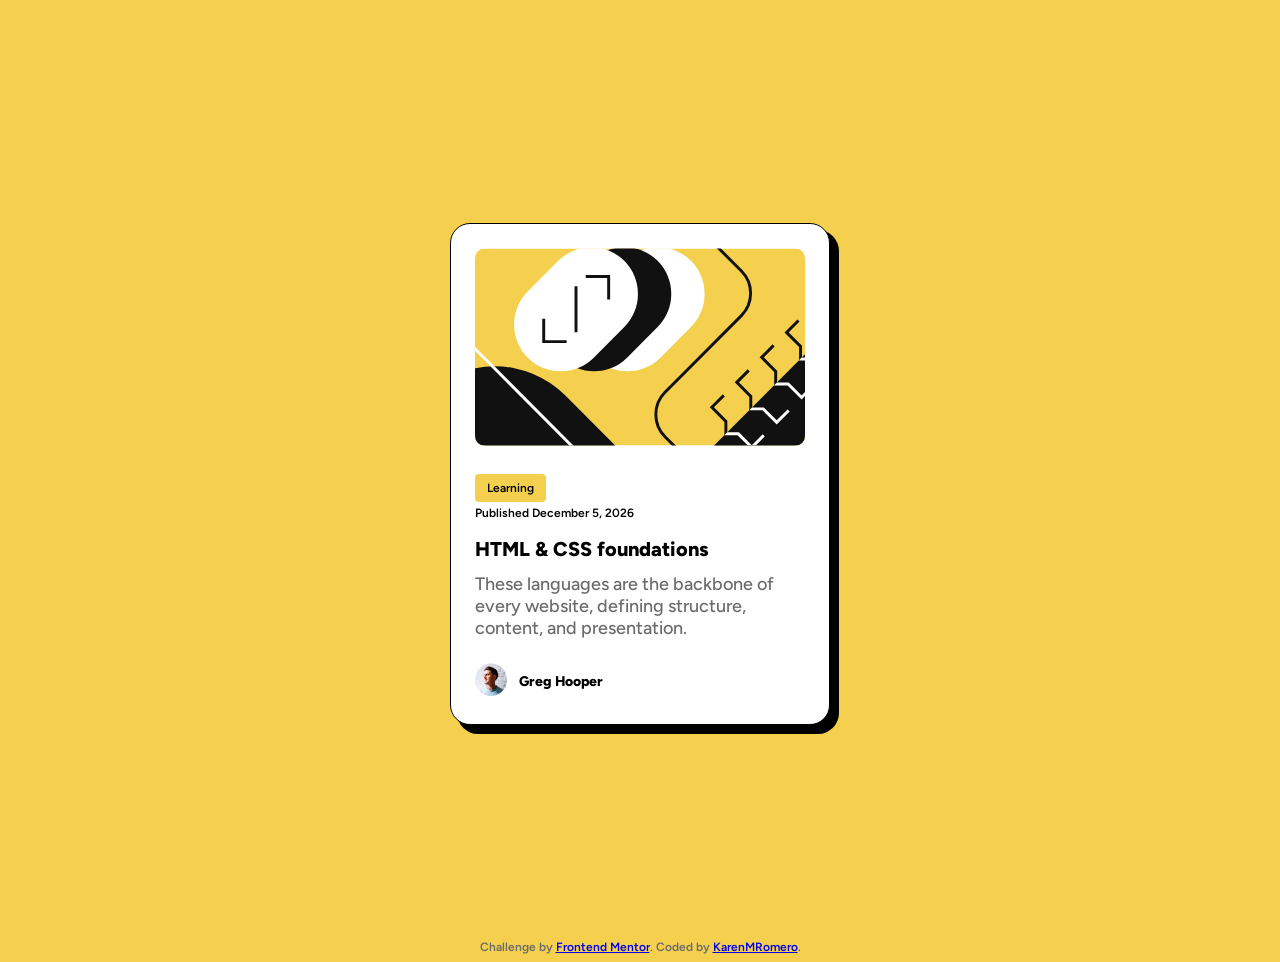
<file: index.html>
<!DOCTYPE html>
<html lang="en">
  <head>
    <meta charset="UTF-8" />
    <meta name="viewport" content="width=device-width, initial-scale=1.0" />
    <!-- displays site properly based on user's device -->

    <link
      rel="icon"
      type="image/png"
      sizes="32x32"
      href="./assets/images/favicon-32x32.png"
    />
    <link rel="stylesheet" href="./assets/styles.css" />
    <title>Frontend Mentor | Blog preview card</title>
  </head>
  <body>
    <main>
      <div class="content">
        <article class="card" aria-label="Blog preview card">
          <div class="img-container">
            <img
              src="./assets/images/illustration-article.svg"
              alt="Illustration representing web development with coding symbols"
            />
          </div>
          <div class="topic"><p>Learning</p></div>
          <header>
            <time class="date"></time>
            <h1 class="title">HTML & CSS foundations</h1>
          </header>
          <div class="description">
            These languages are the backbone of every website, defining
            structure, content, and presentation.
          </div>
          <div class="author">
            <div class="photo">
              <img
                src="./assets/images/image-avatar.webp"
                alt="Photo of Greg Hooper author of the article"
              />
            </div>
            <div class="name">Greg Hooper</div>
          </div>
        </article>
      </div>
    </main>
    <footer class="attribution">
      Challenge by
      <a href="https://www.frontendmentor.io?ref=challenge" target="_blank"
        >Frontend Mentor</a
      >. Coded by <a href="#">KarenMRomero</a>.
    </footer>
    <script>
      const dateElement = document.querySelector(".date");
      const today = new Date();
      const options = { year: "numeric", month: "long", day: "numeric" };
      const formattedDate = today.toLocaleDateString("en-US", options);
      const isoDate = today.toISOString().split("T")[0]; // formato YYYY-MM-DD
      dateElement.textContent = `Published ${formattedDate}`;
      dateElement.setAttribute("datetime", isoDate);
    </script>
  </body>
</html>
</file>
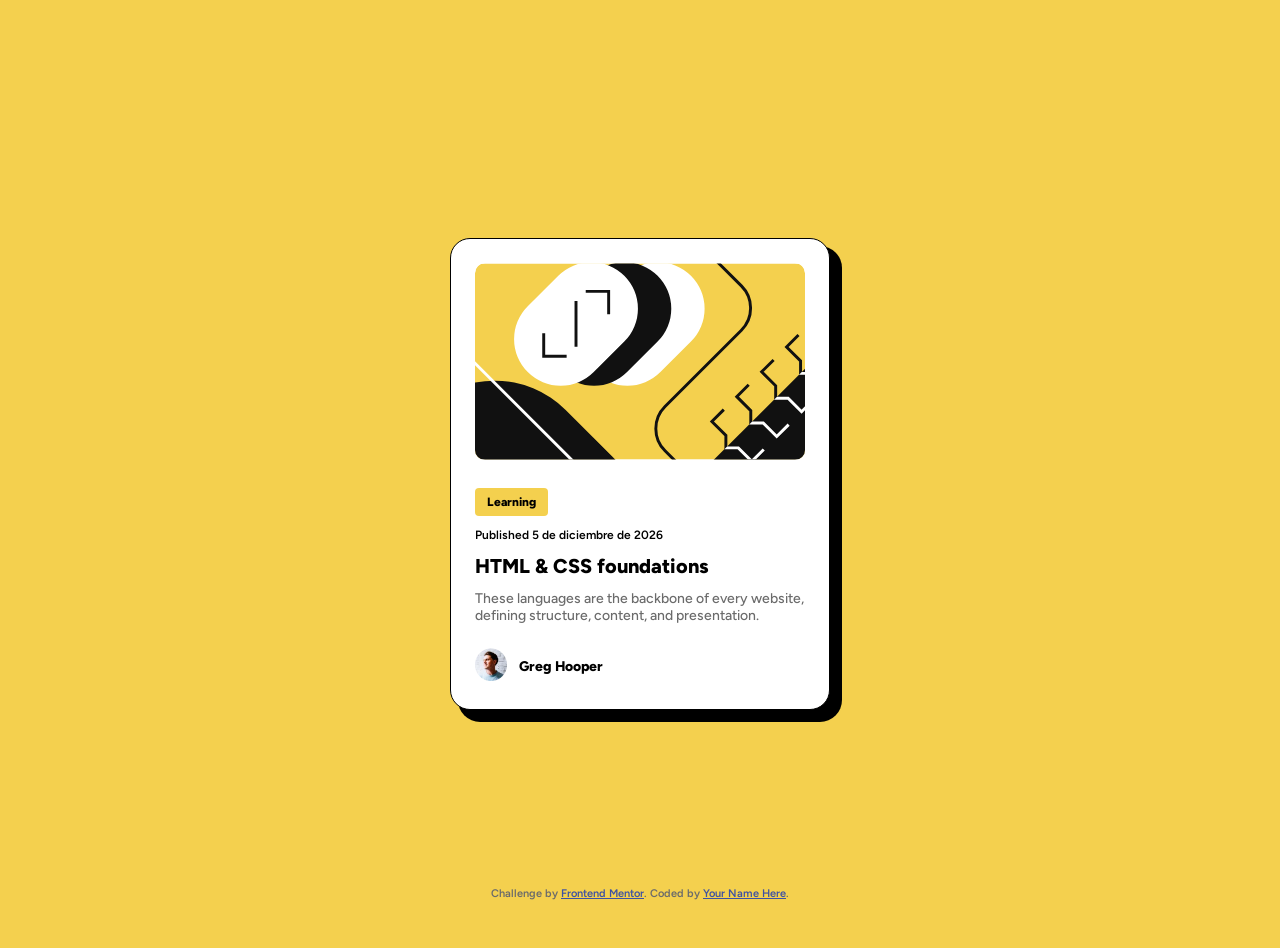
<file: blog-preview-card-main/index.html>
<!DOCTYPE html>
<html lang="en">
  <head>
    <meta charset="UTF-8" />
    <meta name="viewport" content="width=device-width, initial-scale=1.0" />
    <!-- displays site properly based on user's device -->

    <link
      rel="icon"
      type="image/png"
      sizes="32x32"
      href="./assets/images/favicon-32x32.png"
    />
<link rel="stylesheet" href="./assets/styles.css">
    <title>Frontend Mentor | Blog preview card</title>

    <!-- Feel free to remove these styles or customise in your own stylesheet 👍 -->
    <style>
      .attribution {
        font-size: 11px;
        text-align: center;
      }
      .attribution a {
        color: hsl(228, 45%, 44%);
      }
    </style>
  </head>

  <main>
    <div class="content">
      <div class="card">
        <div class="img-container">
          <img
            src="./assets/images/illustration-article.svg"
            alt="imagen of coding simbols"
          />
        </div>
        <div class="status"><p>Learning</p></div>
        <div class="date"></div>
        <div class="title">HTML & CSS foundations</div>
        <div class="description">These languages are the backbone of every website, defining structure, content, and presentation.</div>
        <div class="author">
          <div class="photo">
            <img src="./assets/images/image-avatar.webp" alt="author photo">
          </div>
          <div class="name">Greg Hooper</div>
        </div>
      </div>
    </div>
  </main>
  <body>
    <div class="attribution">
      Challenge by
      <a href="https://www.frontendmentor.io?ref=challenge" target="_blank"
        >Frontend Mentor</a
      >. Coded by <a href="#">Your Name Here</a>.
    </div>
    <script>
      const dateElement = document.querySelector('.date');
      const today = new Date();
      const options = { year: 'numeric', month: 'long', day: 'numeric' };
      const formattedDate = today.toLocaleDateString('es-ES', options);
    
      dateElement.textContent = `Published ${formattedDate}`;
    </script>
  </body>
</html>
</file>
<file: assets/styles.css>
@import url("https://fonts.googleapis.com/css2?family=Figtree:wght@500;600;800&display=swap");
body {
  background-color: #f4d04e;
  font-family: "Figtree", sans-serif;
}

p {
  margin: 0;
}

.content {
  display: flex;
  justify-content: center;
  align-items: center;
  min-height: 100vh;
  padding: 1rem;
}

.card {
  background-color: white;
  padding: 1.5rem;
  border-radius: 1.25rem;
  border: 0.0625rem solid #000000;
  width: 330px;
  height: auto;
  max-width: calc(100% - 3rem);
  margin: 1.5rem auto;
  box-shadow: 0.5rem 0.5rem 0rem 0.0625rem rgb(0, 0, 0);
  transition: box-shadow 0.2s ease, color 0.2s ease;
  cursor: pointer;
}
.card .title {
  transition: color 0.2s ease;
}
.card:hover {
  box-shadow: 0.625rem 0.625rem 0rem 0.0625rem rgb(0, 0, 0);
}
.card:hover .title {
  color: #f4d04e;
}

img {
  width: 100%;
  overflow: hidden;
  border-radius: 0.625rem;
  position: relative;
}

.img-container {
  width: 100%;
  overflow: hidden;
  border-radius: 0.625rem;
  position: relative;
  margin-bottom: 1.5rem;
}

.topic {
  background-color: #f4d04e;
  font-size: 0.75rem;
  font-weight: 600;
  width: -moz-fit-content;
  width: fit-content;
  padding: 0.25rem 0.75rem;
  border-radius: 0.25rem;
  line-height: 1.25rem;
  align-content: center;
}

.date {
  font-size: 0.75rem;
  font-weight: 600;
  margin-top: 0.75rem;
  margin-bottom: 0.75rem;
}

.title {
  font-size: 1.25rem;
  font-weight: 800;
  margin-bottom: 0.75rem;
}

.description {
  font-size: 1.125rem;
  font-weight: 500;
  color: #6b6b6b;
  margin-bottom: 1.5rem;
}

.author {
  display: flex;
  align-items: center;
}
.author .photo {
  margin-right: 0.75rem;
  width: 2rem;
}
.author .name {
  font-size: 0.875rem;
  font-weight: 800;
}

.attribution {
  font-size: 0.75rem;
  font-weight: 600;
  color: #6b6b6b;
  margin-top: auto;
  position: relative;
  bottom: 0;
  left: 0;
  right: 0;
  text-align: center;
}/*# sourceMappingURL=styles.css.map */
</file>
<file: blog-preview-card-main/assets/styles.css>
@import url("https://fonts.googleapis.com/css2?family=Figtree:wght@500;600;800&display=swap");
body {
  background-color: #f4d04e;
  font-family: "Figtree", sans-serif;
}

p {
  margin: 0;
}

.content {
  display: flex;
  justify-content: center;
  align-items: center;
  min-height: 100vh;
  padding: 1rem;
}

.card {
  background-color: white;
  padding: 24px;
  border-radius: 20px;
  border: 1px solid #000000;
  width: 20.625rem;
  height: auto;
  max-width: calc(100% - 48px);
  margin: 24px auto;
  box-shadow: 10px 10px 0px 2px rgb(0, 0, 0);
  transition: box-shadow 0.2s ease, color 0.2s ease;
  cursor: pointer;
}
.card .title {
  transition: color 0.2s ease;
}
.card:hover {
  box-shadow: 12px 12px 0px 4px rgb(0, 0, 0);
}
.card:hover .title {
  color: #f4d04e;
}

img {
  width: 100%;
  overflow: hidden;
  border-radius: 10px;
  position: relative;
}

.img-container {
  width: 100%;
  overflow: hidden;
  border-radius: 10px;
  position: relative;
  margin-bottom: 24px;
  border-radius: 10px;
}

.status {
  background-color: #f4d04e;
  font-size: 12px;
  font-weight: 800;
  width: -moz-fit-content;
  width: fit-content;
  padding: 4px 12px;
  border-radius: 4px;
  height: 20px;
  align-content: center;
}

.date {
  font-size: 12px;
  font-weight: 600;
  margin-top: 12px;
  margin-bottom: 12px;
}

.title {
  font-size: 20px;
  font-weight: 800;
  margin-bottom: 12px;
}

.description {
  font-size: 14px;
  font-weight: 500;
  color: #6b6b6b;
  margin-bottom: 24px;
}

.author {
  display: flex;
  align-items: center;
}
.author .photo {
  margin-right: 12px;
  width: 32px;
}
.author .name {
  font-size: 14px;
  font-weight: 800;
}

.attribution {
  font-size: 12px;
  font-weight: 600;
  color: #6b6b6b;
  margin-top: 12px;
  position: absolute;
  bottom: 0;
  left: 0;
  right: 0;
  text-align: center;
}/*# sourceMappingURL=styles.css.map */
</file>
